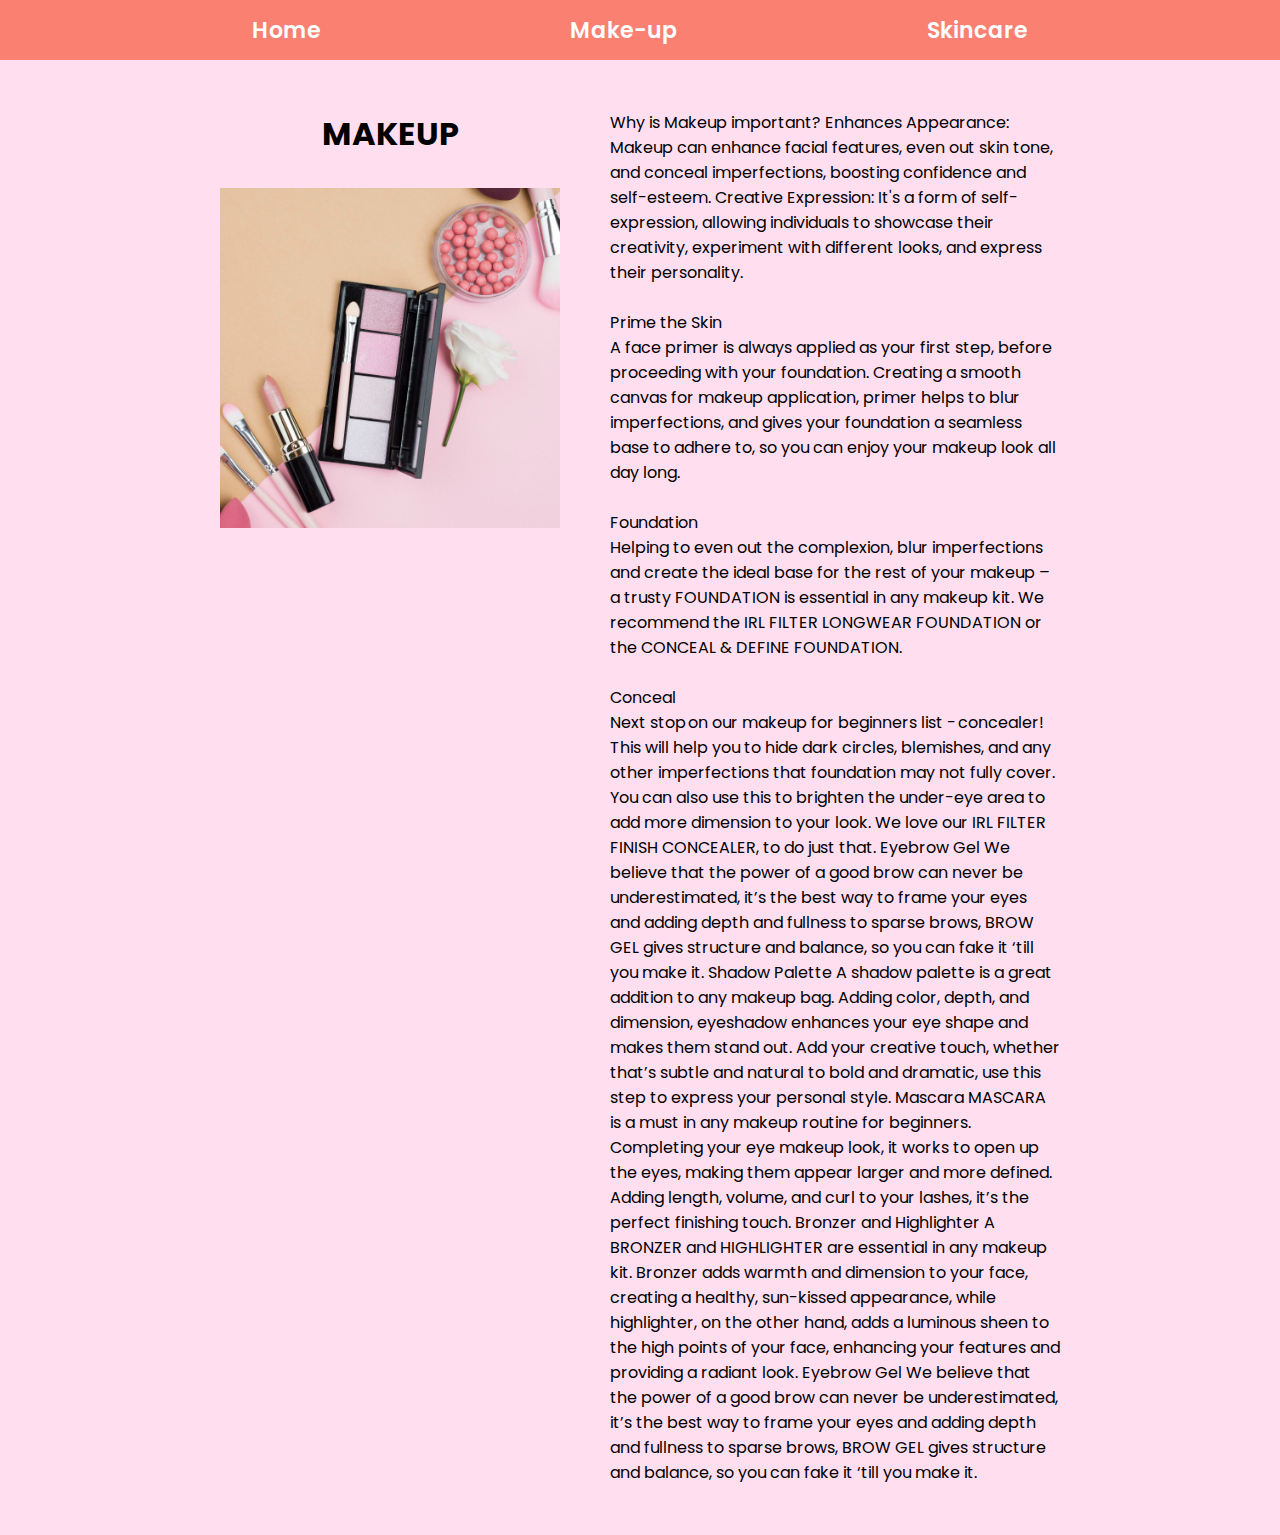
<file: makeup.html>
<!DOCTYPE html>
<html lang="en" id="top">
  <head>
    <meta charset="UTF-8" />
    <meta name="viewport" content="width=device-width, initial-scale=1.0" />
    <title>Makeup - Easy steps</title>
    <link rel="stylesheet" href="./styles.css" />
  </head>
  <body>
    <nav>
      <ul>
        <li><a href="./index.html#top">Home</a></li>
        <li><a href="./makeup.html">Make-up</a></li>
        <li><a href="./skincare.html">Skincare</a></li>
      </ul>
    </nav>
    <main style="display: flex; justify-content: center; align-items: center">
      <div class="gridMaker">
        <div class="img-container">
          <h1>MAKEUP</h1>
          <img src="./Images/makeupIndep.jpg" alt="make up" />
        </div>
        <p>
          Why is Makeup important? Enhances Appearance: Makeup can enhance
          facial features, even out skin tone, and conceal imperfections,
          boosting confidence and self-esteem. Creative Expression: It's a form
          of self-expression, allowing individuals to showcase their creativity,
          experiment with different looks, and express their personality.
          <br />
          <br>
          Prime the Skin
          <br />
          A face primer is always applied as your first step, before proceeding
          with your foundation. Creating a smooth canvas for makeup application,
          primer helps to blur imperfections, and gives your foundation a
          seamless base to adhere to, so you can enjoy your makeup look all day
          long.
          <br />
          <br>
          Foundation
          <br />
          Helping to even out the complexion, blur imperfections and create the
          ideal base for the rest of your makeup – a trusty FOUNDATION is
          essential in any makeup kit. We recommend the IRL FILTER LONGWEAR
          FOUNDATION or the CONCEAL & DEFINE FOUNDATION. 
          <br>
          <br>
          Conceal
          <br>
          Next stop on
          our makeup for beginners list - concealer! This will help you to hide
          dark circles, blemishes, and any other imperfections that foundation
          may not fully cover. You can also use this to brighten the under-eye
          area to add more dimension to your look. We love our IRL FILTER FINISH
          CONCEALER, to do just that. Eyebrow Gel We believe that the power of a
          good brow can never be underestimated, it’s the best way to frame your
          eyes and adding depth and fullness to sparse brows, BROW GEL gives
          structure and balance, so you can fake it ‘till you make it. Shadow
          Palette A shadow palette is a great addition to any makeup bag. Adding
          color, depth, and dimension, eyeshadow enhances your eye shape and
          makes them stand out. Add your creative touch, whether that’s subtle
          and natural to bold and dramatic, use this step to express your
          personal style. Mascara MASCARA is a must in any makeup routine for
          beginners. Completing your eye makeup look, it works to open up the
          eyes, making them appear larger and more defined. Adding length,
          volume, and curl to your lashes, it’s the perfect finishing touch.
          Bronzer and Highlighter A BRONZER and HIGHLIGHTER are essential in any
          makeup kit. Bronzer adds warmth and dimension to your face, creating a
          healthy, sun-kissed appearance, while highlighter, on the other hand,
          adds a luminous sheen to the high points of your face, enhancing your
          features and providing a radiant look. Eyebrow Gel We believe that the
          power of a good brow can never be underestimated, it’s the best way to
          frame your eyes and adding depth and fullness to sparse brows, BROW
          GEL gives structure and balance, so you can fake it ‘till you make it.
        </p>
      </div>
    </main>
  </body>
</html>
</file>
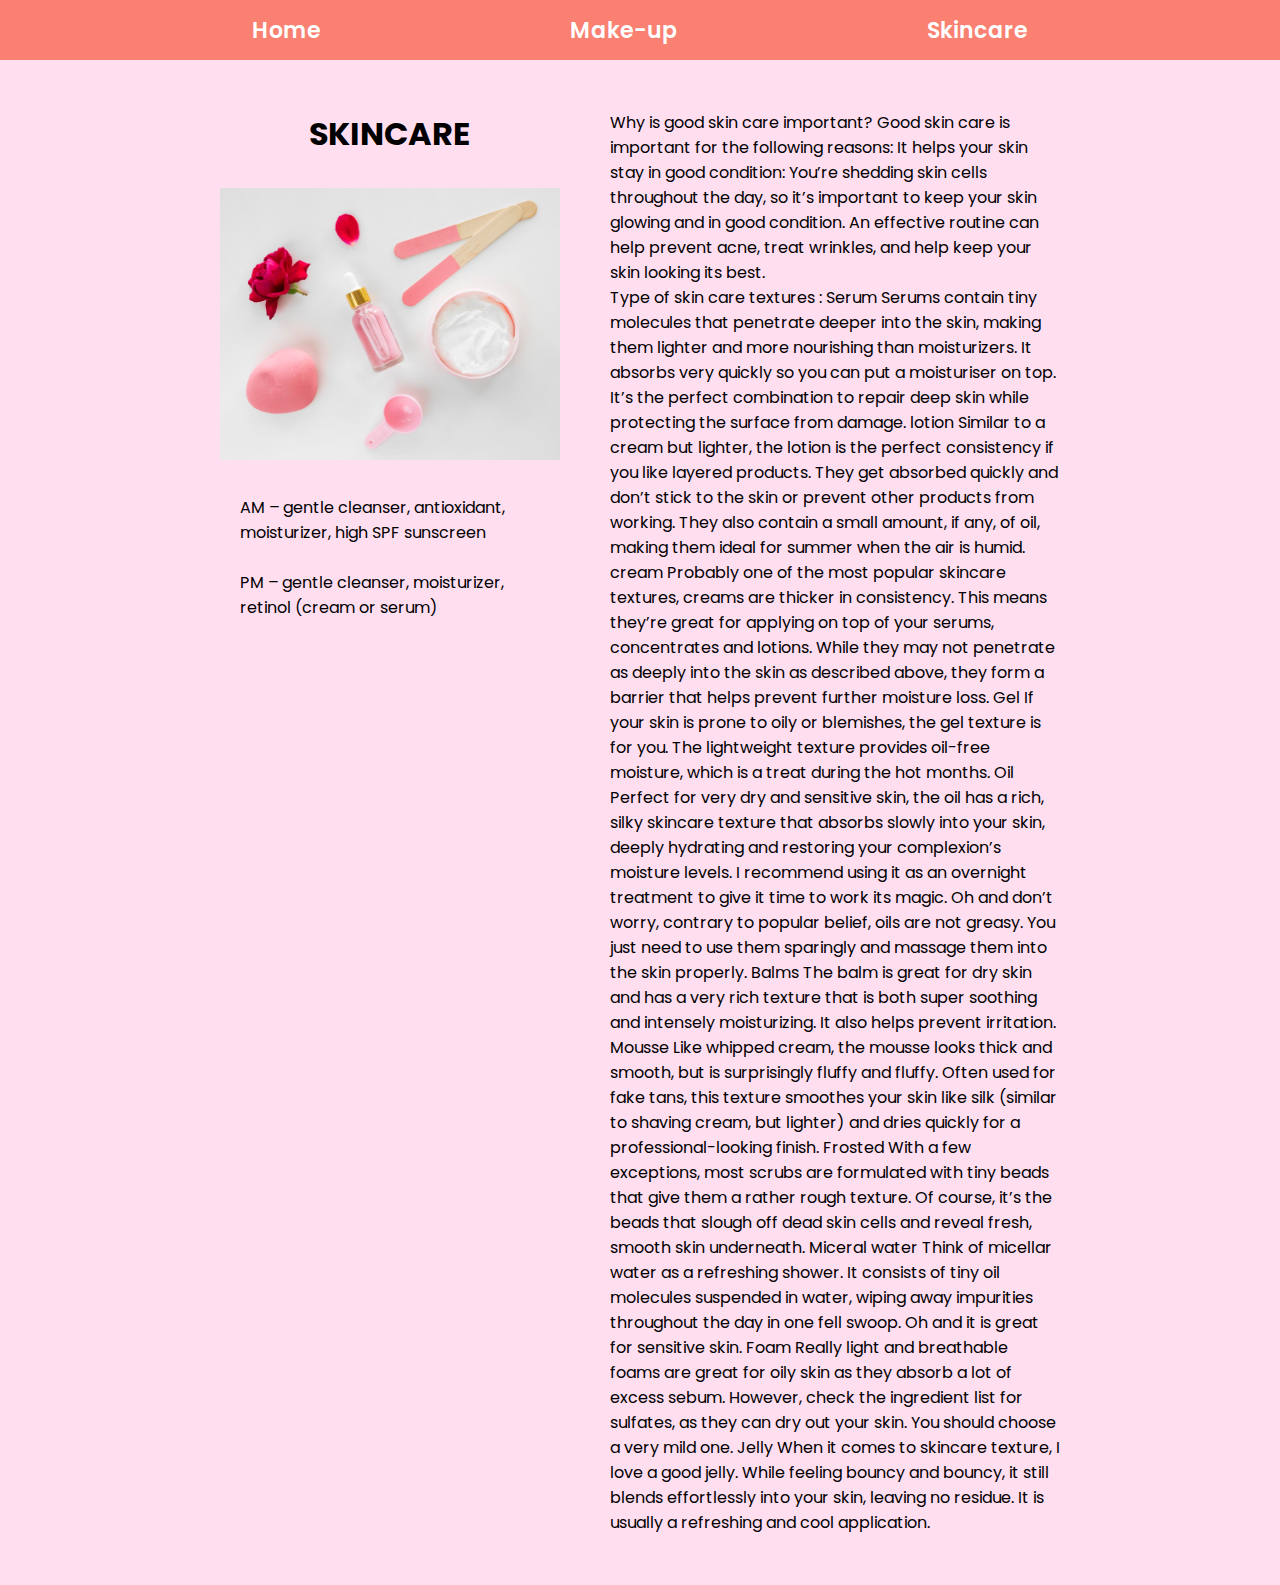
<file: skincare.html>
<!DOCTYPE html>
<html lang="en" id="top">
  <head>
    <meta charset="UTF-8" />
    <meta name="viewport" content="width=device-width, initial-scale=1.0" />
    <title>Skincare - Easy steps</title>
    <link rel="stylesheet" href="./styles.css" />
  </head>
  <body>
    <nav>
      <ul>
        <li><a href="./index.html#top">Home</a></li>
        <li><a href="./makeup.html">Make-up</a></li>
        <li><a href="./skincare.html">Skincare</a></li>
      </ul>
    </nav>
    <main style="display: flex; justify-content: center; align-items: center">
      <div class="gridMaker">
        <div class="img-container">
          <h1>SKINCARE</h1>
          <img src="./Images/skincareIndep.jpg" alt="skincare" />
          <p style="padding: 5px 20px;">
            AM – gentle cleanser, antioxidant, moisturizer, high SPF sunscreen
            <br />
            <br />
            PM – gentle cleanser, moisturizer, retinol (cream or serum)
          </p>
        </div>
        <p>
          Why is good skin care important? Good skin care is important for the
          following reasons: It helps your skin stay in good condition: You’re
          shedding skin cells throughout the day, so it’s important to keep your
          skin glowing and in good condition. An effective routine can help
          prevent acne, treat wrinkles, and help keep your skin looking its
          best. <br />
          Type of skin care textures : Serum Serums contain tiny molecules that
          penetrate deeper into the skin, making them lighter and more
          nourishing than moisturizers. It absorbs very quickly so you can put a
          moisturiser on top. It’s the perfect combination to repair deep skin
          while protecting the surface from damage. lotion Similar to a cream
          but lighter, the lotion is the perfect consistency if you like layered
          products. They get absorbed quickly and don’t stick to the skin or
          prevent other products from working. They also contain a small amount,
          if any, of oil, making them ideal for summer when the air is humid.
          cream Probably one of the most popular skincare textures, creams are
          thicker in consistency. This means they’re great for applying on top
          of your serums, concentrates and lotions. While they may not penetrate
          as deeply into the skin as described above, they form a barrier that
          helps prevent further moisture loss. Gel If your skin is prone to oily
          or blemishes, the gel texture is for you. The lightweight texture
          provides oil-free moisture, which is a treat during the hot months.
          Oil Perfect for very dry and sensitive skin, the oil has a rich, silky
          skincare texture that absorbs slowly into your skin, deeply hydrating
          and restoring your complexion’s moisture levels. I recommend using it
          as an overnight treatment to give it time to work its magic. Oh and
          don’t worry, contrary to popular belief, oils are not greasy. You just
          need to use them sparingly and massage them into the skin properly.
          Balms The balm is great for dry skin and has a very rich texture that
          is both super soothing and intensely moisturizing. It also helps
          prevent irritation. Mousse Like whipped cream, the mousse looks thick
          and smooth, but is surprisingly fluffy and fluffy. Often used for fake
          tans, this texture smoothes your skin like silk (similar to shaving
          cream, but lighter) and dries quickly for a professional-looking
          finish. Frosted With a few exceptions, most scrubs are formulated with
          tiny beads that give them a rather rough texture. Of course, it’s the
          beads that slough off dead skin cells and reveal fresh, smooth skin
          underneath. Miceral water Think of micellar water as a refreshing
          shower. It consists of tiny oil molecules suspended in water, wiping
          away impurities throughout the day in one fell swoop. Oh and it is
          great for sensitive skin. Foam Really light and breathable foams are
          great for oily skin as they absorb a lot of excess sebum. However,
          check the ingredient list for sulfates, as they can dry out your skin.
          You should choose a very mild one. Jelly When it comes to skincare
          texture, I love a good jelly. While feeling bouncy and bouncy, it
          still blends effortlessly into your skin, leaving no residue. It is
          usually a refreshing and cool application.
        </p>
      </div>
    </main>
  </body>
</html>
</file>
<file: styles.css>
@import url("https://fonts.googleapis.com/css2?family=Poppins:ital,wght@0,100;0,200;0,300;0,400;0,500;0,600;0,700;0,800;0,900;1,100;1,200;1,300;1,400;1,500;1,600;1,700;1,800;1,900&display=swap");
* {
  margin: 0;
  padding: 0;
  box-sizing: border-box;
  text-decoration: none;
  font-family: "Poppins", sans-serif;
  font-style: normal;
  scroll-behavior: smooth;
}
nav {
  position: fixed;
  width: 100%;
  top: 0;
  display: flex;
  justify-content: center;
  align-items: center;
  background-color: salmon;
  height: 60px;
  z-index: 100;
}

nav > ul {
  display: flex;
  width: 80%;
  justify-content: space-around;
  align-items: center;
  list-style-type: none;
}

nav > ul > li > a {
  color: white;
  font-size: 22px;
  font-weight: 600;
}

nav > ul > li {
  transition: transform 0.15s ease-in;
}

nav > ul > li:hover {
  transform: translateY(-4px);
}

main {
  margin-top: 60px;
  background-color: #ffdef0;
  padding-top: 20px;
}

h1 {
  text-align: center;
  width: 100%;
}

#main-banner {
  position: relative;
  width: 100%;
  margin-top: 20px;
  max-height: 1080px;
  padding: 20px 50px;
  background-image: url("./Images/bg.webp");
  background-repeat: no-repeat;
  background-size: cover;
  box-shadow: rgba(0, 0, 0, 0.35) 0px 5px 15px inset;
  display: flex;
  justify-content: space-evenly;
  align-items: center;
}

#main-banner > div,
#middle-banner {
  width: 30%;
  min-width: 320px;
  display: flex;
  flex-direction: column;
  align-items: center;
  justify-content: space-around;
  gap: 5px;
}
#main-banner > div > h1 {
  text-shadow: 4px 2px 10px rgba(28, 28, 28, 0.6);
}

.banner-img {
  box-shadow: rgba(0, 0, 0, 0.35) 0px 5px 15px;
  width: 320px;
}

.step-p {
  font-weight: 500;
  font-size: 15px;
  text-align: center;
  color: grey;
}
.gridMaker{
  margin: 30px 0 50px 0;
  display: grid;
  grid-template-columns: 340px 450px;
  gap: 50px;
}
.gridMaker>img{
  width: 100%;
}

#social-watermark > img {
  width: 20px;
}

#watermark {
  position: absolute;
  bottom: 10px;
  right: 10px;
  width: 200px !important;
}

#products {
  padding: 20px 40px;
  display: flex;
  justify-content: center;
  gap: 40px;
  flex-wrap: wrap;
  align-items: center;
}

.product {
  position: relative;
  width: 340px;
  display: flex;
  flex-direction: column;
  justify-content: center;
  align-items: center;
  gap: 10px;
}

.product > p {
  font-size: 25px;
  font-weight: 600;
}

.product-img {
  width: 100%;
  height: 250px;
}

.backdrop {
    position: absolute;
    top: 0;
    left: 0;
    width: 100%;
    max-height: 250px;
    height: 100%;
    display: flex;
    justify-content: center;
    align-items: center;
    background-color: rgba(0, 0, 0, 0.281);
    opacity: 0;
    transition: opacity 0.2s ease-in-out;
}

.backdrop:hover {
  opacity: 100;
}

.backdrop > a {
  width: 200px;
  padding: 10px 0;
  text-align: center;
  vertical-align: middle;
  background-color: pink;
  color: white;
  font-size: 20px;
  font-weight: 500;
}

.img-container{
  display: flex;
  flex-direction: column;
  justify-content: start;
  align-items: center;
  gap: 30px;
}
.img-container>img{
  width: 100%;
}

#chanel-slogan{
    width: 100%;
    text-align: center;
    margin-top: 40px;
    padding: 0 30px 40px 30px;
    font-weight: 400;
}

@media screen and (max-width:1200px) {
  #main-banner{
    padding: 70px 50px 90px 50px;
    flex-direction: column;
    background-image: none;
    background-color: transparent;
    max-height: none;
    gap: 30px;
  }
  #steps-heading{
    position: absolute;
    top: 10px;
    font-size: 20px;
  }
}

@media screen and (max-width:940px){
  .gridMaker{
    display: flex;
    flex-direction: column;
    justify-content: center;
    align-items: center;
  }
  .img-container>img{
    width: 60%;
    min-width: 320px;
  }
  .gridMaker>p{
    padding: 0 40px;
  }
}

@media screen and (max-width:680px) {
  nav>ul{
    flex-direction: column;
  }  
  nav{
    height: auto;
  }
  main>h1{
    display: none;
  }
  #steps-heading{
    display: none;
  }
  #main-banner{
      margin-top: 0px;
  }
  #watermark{
    bottom: 10px;
    right: 50%;
    transform: translateX(50%);
  }
  .gridMaker{
    margin-top: 60px;
  }
}
</file>
